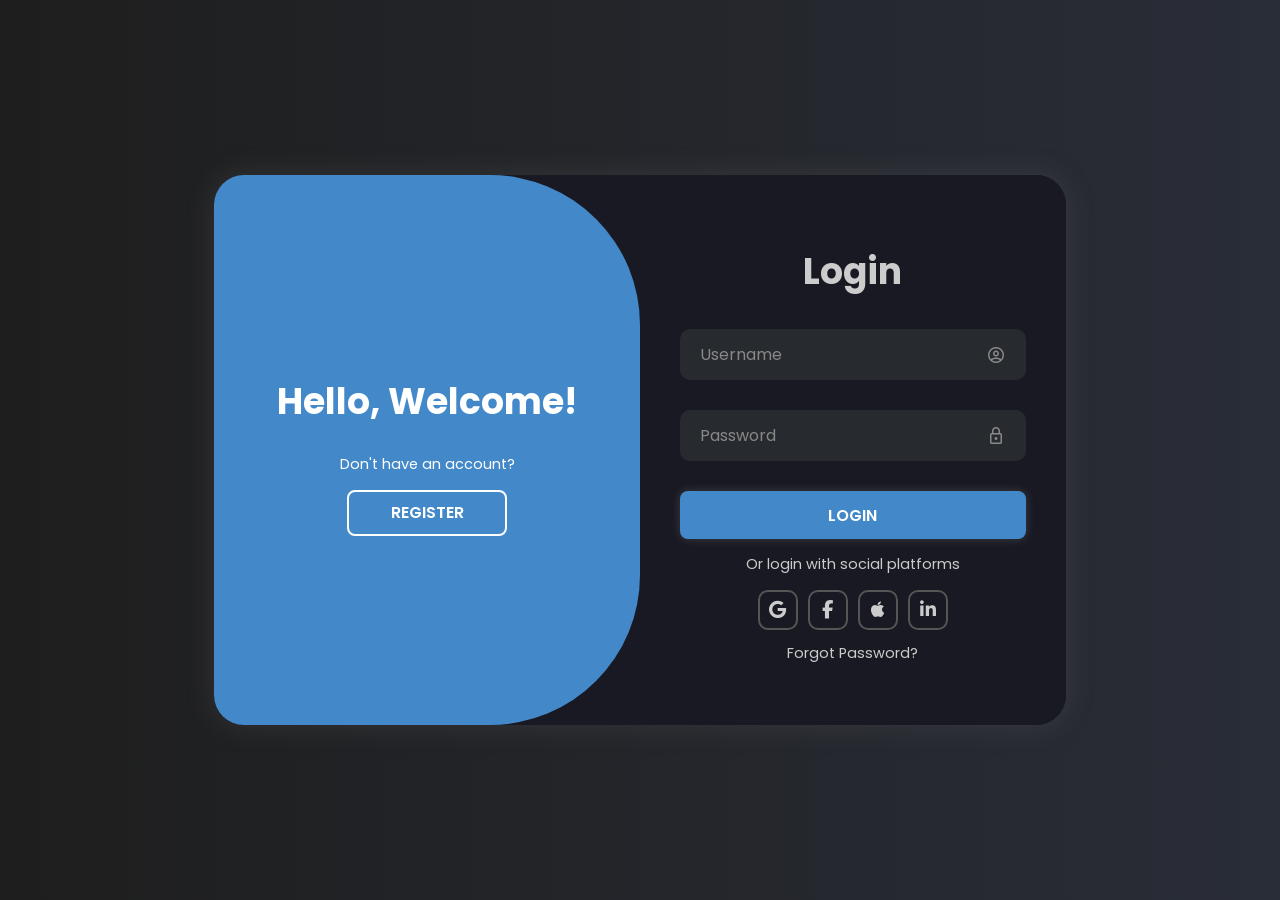
<file: index.html>
<!DOCTYPE html>
<html lang="en">
<head>
    <meta charset="UTF-8">
    <meta name="viewport" content="width=device-width, initial-scale=1.0">

    <!-- || Link toFavicon -->
    <link rel="icon" href="./images/favicon.jpg">

    <!-- ||Link to Stylesheet -->
    <link rel="stylesheet" href="style.css">

    <!-- Link to JS Script -->
    <script defer src="main.js"></script>

    <!-- Google icons links -->
    <link rel="stylesheet" href="https://fonts.googleapis.com/css2?family=Material+Symbols+Rounded" />

    <!-- Font Awesome icon links -->
    <link rel="stylesheet" href="https://cdnjs.cloudflare.com/ajax/libs/font-awesome/6.5.2/css/all.min.css">

    <title>Login & Sign Up Page</title>
</head>
<body>

    <div class="prompt">
        <div class="prompt-content">

        </div>

        <div class="prompt-footer">
            <button class="prompt-btn">Continue</button>
        </div>

    </div>
    <div class="overlay"></div>
    
    <div class="container">
        <div class="form-box login">
            <form action="./Dashboard/dashboard.html" class="login-form">
                <a href="./Dashboard/dashboard.html" class="dashboard-link"></a>
                <h1>Login</h1>

                <div class="input-box">
                    <input type="text" placeholder="Username" class="login-username">
                    <span class="material-symbols-rounded icon">account_circle</span>
                    <div class="error">Please Enter your username</div>
                </div>

                <div class="input-box">
                    <input type="password" placeholder="Password" class="login-password">
                    <span class="material-symbols-rounded icon">lock</span>
                    <div class="error"></div>
                </div>
                
                <button type="submit" class="btn login-submit-btn">Login</button>

                <p>Or login with social platforms</p>

                <div class="social-icon">
                    <a href="#" aria-label="Google">
                        <i class="fab fa-google icon"></i>
                    </a>
                    <a href="#" aria-label="Facebook">
                        <i class="fab fa-facebook-f icon"></i>
                    </a>
                    <a href="#" aria-label="Apple">
                        <i class="fa-brands fa-apple icon"></i>
                    </a>
                    <a href="#" aria-label="LinkedIn">
                        <i class="fab fa-linkedin-in icon"></i>
                    </a>
                </div>
                
                <div class="forget-link">
                    <a href="./Forgot-Password/forgot-password.html">
                        Forgot Password?
                    </a>
                </div>
            </form>
        </div>

        <div class="form-box register">
            <form action="./dashboard.html" class="register-form">
                <h1>Register</h1>

                <div class="input-box">
                    <input type="text" placeholder="Username" class="register-username">
                    <span class="material-symbols-rounded icon">account_circle</span>
                    <div class="error"></div>
                </div>

                <div class="input-box">
                    <input type="text" placeholder="email@example.com" class="register-email">
                    <span class="material-symbols-rounded icon">email</span>
                    <div class="error"></div>
                </div>

                <div class="input-box">
                    <input type="password" placeholder="Password" class="register-password">
                    <span class="material-symbols-rounded icon">lock</span>
                    <div class="error"></div>
                </div>
                
                <button type="submit" class="btn register-submit-btn">Register</button>

                <p>Or register with social platforms</p>

                <div class="social-icon">
                    <a href="#" aria-label="Google">
                        <i class="fab fa-google icon"></i>
                    </a>
                    <a href="#" aria-label="Facebook">
                        <i class="fab fa-facebook-f icon"></i>
                    </a>
                    <a href="#" aria-label="Apple">
                        <i class="fa-brands fa-apple icon"></i>
                    </a>
                    <a href="#" aria-label="LinkedIn">
                        <i class="fab fa-linkedin-in icon"></i>
                    </a>
                </div>
            </form>
        </div>

        <div class="toggle-box">
            <div class="toggle-panel toggle-left">
                <h1>Hello, Welcome!</h1>
                <p>Don't have an account?</p>
                <button class="btn register-btn">
                    Register
                </button>
            </div>

            <div class="toggle-panel toggle-right">
                <h1>Welcome Back!</h1>
                <p>Already have an account?</p>
                <button class="btn login-btn">
                    Login
                </button>
            </div>
        </div>
        
    </div>

</body>
</html>
</file>
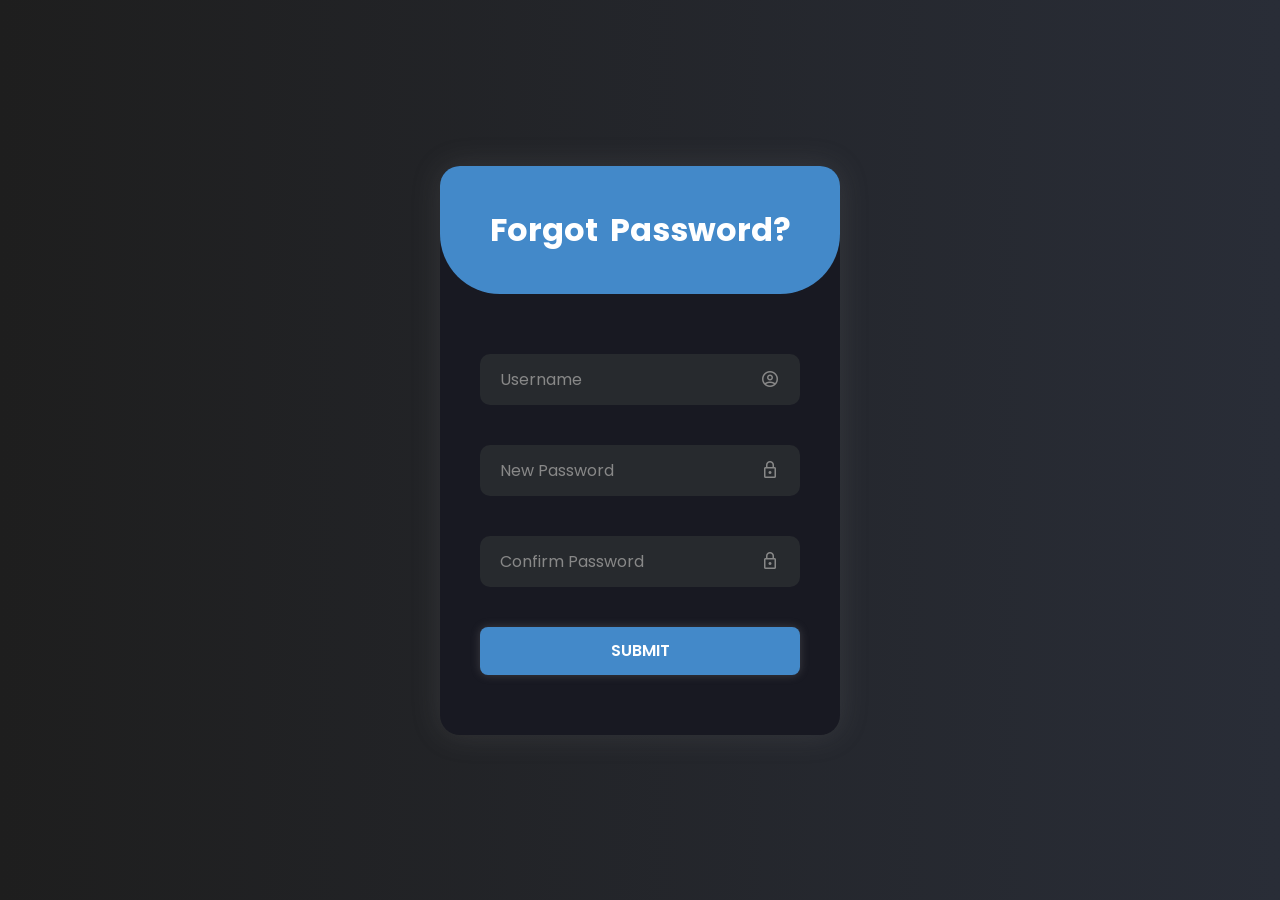
<file: Forgot-Password/forgot-password.html>
<!DOCTYPE html>
<html lang="en">
<head>
    <meta charset="UTF-8">
    <meta name="viewport" content="width=device-width, initial-scale=1.0">

    <!-- || Link toFavicon -->
    <link rel="icon" href="/images/favicon.jpg">

    <!-- ||Link to Stylesheet -->
    <link rel="stylesheet" href="./forgot-password.css">

    <!-- Link to JS Script -->
    <script defer src="./forgot-password.js"></script>

    <!-- Google icons links -->
    <link rel="stylesheet" href="https://fonts.googleapis.com/css2?family=Material+Symbols+Rounded" />

    <title>Forgot Password</title>
</head>
<body>
    <div class="container">
        <div class="top">
            <h1>Forgot Password?</h1>
        </div>

        <form action="" class="form">
            <a href="./index.html" class="login-link"></a>
            <div class="input-box">
                <input type="text" placeholder="Username" class="usename">
                <span class="material-symbols-rounded icon">account_circle</span>
                <div class="error">Please Enter your username</div>
            </div>

            <div class="input-box">
                <input type="password" placeholder="New Password" class="new-password">
                <span class="material-symbols-rounded icon">lock</span>
                <div class="error"></div>
            </div>

            <div class="input-box">
                <input type="password" placeholder="Confirm Password" class="confirm-password">
                <span class="material-symbols-rounded icon">lock</span>
                <div class="error"></div>
            </div>

            <button type="submit" class="btn">Submit</button>
        </form>
    </div>
</body>
</html>
</file>
<file: style.css>
/* *************** || FONT *************** */
@import url('https://fonts.googleapis.com/css2?family=Poppins:ital,wght@0,100;0,200;0,300;0,400;0,500;0,600;0,700;0,800;0,900;1,100;1,200;1,300;1,400;1,500;1,600;1,700;1,800;1,900&display=swap');

/* *************** || CSS RESET *************** */
* {
    margin: 0;
    padding: 0;
    box-sizing: border-box;
    border: none;
    outline: none;
    appearance: none;;
    text-decoration: none;
    font-family: 'Poppins', 'Segoe UI', Tahoma, Geneva, Verdana, sans-serif;
}

/* *************** || VARIABLES *************** */
:root {
    --COLOR-PRIMARY: #1e1e1e;
    --COLOR-SECONDARY: #292d37;
    --COLOR-BLACK: #181922;
    --COLOR-WHITE: #fff;
    --COLOR-INPUT-BG: #272a2e;
    --COLOR-PRIMARY-BG: #4389c9;
    --COLOR-ICON-BORDER: #555;
    --COLOR-ERROR: #c31717;
    --COLOR-BOX-SHADOW-1: rgba(130, 130, 130, 0.2);
    --COLOR-BOX-SHADOW-2: rgba(148, 147, 147, 0.3);
    --COLOR-BOX-SHADOW-3: rgba(186, 186, 186, 0.3);
    --COLOR-TXT: #CCC;
    --BOX-SHADOW-1: 0 0 30px var(--COLOR-BOX-SHADOW-1);
    --BOX-SHADOW-2: 0 0 10px var(--COLOR-BOX-SHADOW-2);
    --BOX-SHADOW-3: 0 0 5px var(--COLOR-BOX-SHADOW-3);

} 

/* *************** || GENERAL STYLES *************** */
body {
    display: flex;
    justify-content: center;
    align-items: center;
    min-height: 100svh;
    background: linear-gradient(90deg, var(--COLOR-PRIMARY), var(--COLOR-SECONDARY));
}

.container {
    position: relative;
    width: 53.2rem;
    height: 34.4rem;
    background: var(--COLOR-BLACK);
    border-radius: 30px;
    box-shadow: var(--BOX-SHADOW-1);
    margin: 20px;
    overflow:hidden;
}

.form-box {
    background: var(--COLOR-BLACK);
    position: absolute;
    right: 0;
    width: 50%;
    height: 100%;
    display: flex;
    align-items: center;
    text-align: center;
    color: var(--COLOR-TXT);
    padding: 40px;
    z-index: 1;
    transition: .6s ease-in-out 1.2s, visibility 0s 1s;
}

.container.active .form-box {
    right: 50%;
}

.form-box.register {
    visibility: hidden;
}

.container.active .form-box.register {
    visibility: visible;
}

form {
    width: 100%;
}

.dashboard-link {
    display: block;
}

.container h1 {
    font-size: 36px;
    margin: 10px 0;
}

.input-box {
    position: relative;
    margin: 30px 0;
}

.input-box input {
    width: 100%;
    padding: 13px 50px 13px 20px;
    background: var(--COLOR-INPUT-BG);
    border-radius: 10px;
    font-size: 1rem;
    color: var(--COLOR-TXT);
    font-weight: 500;
    transition: .3s ease;
}

.input-box input:hover,
.input-box input:focus {
    box-shadow: var(--BOX-SHADOW-3);
    cursor: pointer;
}

.input-box input::placeholder {
    color: #888;
    font-weight: 400;
}

.input-box .icon {
    position: absolute;
    right: 20px;
    top: 50%;
    transform: translateY(-50%);
    font-size: 20px;
    color: #888;
}

.input-box .error {
    position: absolute;
    left: 20px;
    bottom: -19px;
    color: var(--COLOR-ERROR);
    font-size: 12px;
    font-weight: 500; 
    display: none;
}

.input-box.fail .error {
    display: block;
}

.forget-link a {
    font-size: 14.5px;
    color: var(--COLOR-TXT);
    cursor: pointer;
    transition: .3s ease;
}

.forget-link a:hover,
.forget-link a:focus {
    color: var(--COLOR-WHITE);
    border-bottom: 2px solid var(--COLOR-WHITE);
    border-radius: 5px;
}

.btn {
    width: 100%;
    height: 48px;
    background: var(--COLOR-PRIMARY-BG);
    box-shadow: var(--BOX-SHADOW-2);
    cursor: pointer;
    font-size: 1rem;
    border-radius: 8px;
    color: var(--COLOR-WHITE);
    font-weight: 600;
    text-transform: uppercase;
    transition: .3s ease;
}

.btn:hover,
.btn:focus {
    filter: brightness(1.3);
    transform: scale(1.1);
}

.container p {
    font-size: 14.5px;
    margin: 15px 0;
}

.social-icon {
    display: inline-flex;
    flex-wrap: wrap;
    justify-content: center;
    align-items: center;
    width: 100%;
}

.social-icon a{
    display: flex;
    justify-content: center;
    align-items: center;
    width: 40px;
    height: 40px;
    border: 2px solid var(--COLOR-ICON-BORDER);
    border-radius: 10px;
    font-size: 18px;
    color: var(--COLOR-TXT);
    margin: 0 5px 10px;
    transition: .3s ease;
}

.social-icon a:hover,
.social-icon a:focus {
    transform: scale(1.1);
}

/* ********** || END OF FORM-BOX ********** */

.toggle-box {
    position: absolute;
    width: 100%;
    height: 100%;
}

.toggle-box::before {
    content: '';
    position: absolute;
    left: -250%;
    border-radius: 150px;
    width: 300%;
    height: 100%;
    background: var(--COLOR-PRIMARY-BG);
    z-index: 2;
    transition: 1.8s ease-in-out;
}

.container.active .toggle-box::before {
    left: 50%;
}

.toggle-panel {
    position: absolute;
    width: 50%;
    height: 100%;
    color: var(--COLOR-WHITE);
    padding: 10px;
    display: flex;
    flex-direction: column;
    justify-content: center;
    align-items: center;
    z-index: 3;
    text-align: center;
    transition: .6s ease-in-out;
}

.toggle-panel.toggle-left {
    left: 0;
    transition-delay: 1.2s;
}

.container.active .toggle-panel.toggle-left {
    left: -50%;
    visibility: hidden;
    transition-delay: .6s;
}

.toggle-panel.toggle-right {
    right: -50%;
    visibility: hidden;
}

.container.active .toggle-panel.toggle-right {
    right: 0;
    visibility: visible;
    transition-delay: 1.2s;
}

.toggle-panel .btn {
    width: 160px;
    height: 46px;
    background: transparent;
    border: 2px solid #fff;
    box-shadow: none;
}

.prompt {
    position: absolute;
    top: -100%;
    background: var(--COLOR-PRIMARY);
    padding: 2rem 3rem;
    border-radius: 10px;
    box-shadow: var(--BOX-SHADOW-2);
    color: var(--COLOR-TXT);
    z-index:6;
    border-top: 8px solid var(--COLOR-PRIMARY-BG);
    overflow: hidden;
    visibility: hidden;
    transition: .6s ease-in-out;

}

.overlay {
    position: fixed;
    top: 0;
    left: 0;
    width: 100%;
    height: 100%;
    background: rgba(0, 0, 0, 0.5);
    opacity: 0;
    z-index: 5;
    pointer-events: none;
    transition: opacity .3s ease, visibility .3s ease;
}

.prompt.show {
    top: 1rem;
    visibility: visible;
}

.prompt.show ~ .overlay {
    opacity: 1;
    pointer-events: auto;
}

.prompt-content h1 {
    font-size: 1.7rem;
    letter-spacing: 1px;
    margin-bottom: 1rem;
    font-weight: 700;
}

.prompt-content h1 span {
    color: var(--COLOR-PRIMARY-BG);
}

.prompt-content p {
    font-size: 1rem;
    line-height: 1.5rem;
    margin-bottom: .5rem;
}

.prompt-footer {
    display: flex;
    align-items:center;
    justify-content: flex-end;
    border-radius: 5px;
    padding: .75rem .5rem;
}

.prompt-footer .prompt-btn {
    display: flex;
    align-items:center;
    justify-content: center;
    border-radius: 5px;
    padding: .5rem 1rem;
    background: var(--COLOR-PRIMARY-BG);
    color: var(--COLOR-WHITE);
    font-size: .85rem;
    font-weight: 500;
    transition: .3s ease;
}

.prompt-footer .prompt-btn:hover,
.prompt-footer .prompt-btn:focus {
    transform: translate(3px, 6px);
}

/* *************** || MEDIA QUERIES *************** */

@media screen and (max-width: 650px) {
    .container {
        height: calc(100svh - 40px);
    }

    .form-box {
        bottom: 0;
        height: 70%;
        width: 100%;
    }

    .container.active .form-box {
        right: 0;
        bottom: 30%;
    }

    .toggle-box::before {
        width: 100%;
        height: 300%;
        left: 0;
        top: -270%;
        border-radius: 20vw;
    }

    .container.active .toggle-box::before {
        left: 0;
        top: 70%;
    }

    .toggle-panel {
        width: 100%;
        height: 30%;
    }

    .toggle-panel.toggle-left {
        top: 0;
    }

    .container.active .toggle-panel.toggle-left {
        left: 0;
        top: -30%;
    }

    .toggle-panel.toggle-right {
        right: 0;
        bottom: -30%;
    }

    .container.active .toggle-panel.toggle-right {
        bottom: 0;
    }
}
</file>
<file: Forgot-Password/forgot-password.css>
/* *************** || FONT *************** */
@import url('https://fonts.googleapis.com/css2?family=Poppins:ital,wght@0,100;0,200;0,300;0,400;0,500;0,600;0,700;0,800;0,900;1,100;1,200;1,300;1,400;1,500;1,600;1,700;1,800;1,900&display=swap');

/* *************** || CSS RESET *************** */
* {
    margin: 0;
    padding: 0;
    box-sizing: border-box;
    border: none;
    outline: none;
    appearance: none;;
    text-decoration: none;
    font-family: 'Poppins', 'Segoe UI', Tahoma, Geneva, Verdana, sans-serif;
}

/* *************** || VARIABLES *************** */
:root {
    --COLOR-PRIMARY: #1e1e1e;
    --COLOR-SECONDARY: #292d37;
    --COLOR-BLACK: #181922;
    --COLOR-WHITE: #fff;
    --COLOR-INPUT-BG: #272a2e;
    --COLOR-PRIMARY-BG: #4389c9;
    --COLOR-ICON-BORDER: #555;
    --COLOR-ERROR: #c31717;
    --COLOR-BOX-SHADOW-1: rgba(130, 130, 130, 0.2);
    --COLOR-BOX-SHADOW-2: rgba(148, 147, 147, 0.3);
    --COLOR-BOX-SHADOW-3: rgba(186, 186, 186, 0.3);
    --COLOR-TXT: #CCC;
    --BOX-SHADOW-1: 0 0 30px var(--COLOR-BOX-SHADOW-1);
    --BOX-SHADOW-2: 0 0 10px var(--COLOR-BOX-SHADOW-2);
    --BOX-SHADOW-3: 0 0 5px var(--COLOR-BOX-SHADOW-3);

} 

/* *************** || GENERAL STYLES *************** */
body {
    display: flex;
    justify-content: center;
    align-items: center;
    min-height: 100svh;
    background: linear-gradient(90deg, var(--COLOR-PRIMARY), var(--COLOR-SECONDARY));
}

.container {
    position: relative;
    width: 25rem;
    background: var(--COLOR-BLACK);
    border-radius: 20px;
    box-shadow: var(--BOX-SHADOW-1);
    margin: 20px;
    text-align: center;
    overflow: hidden;
}

.top {
    width: 100%;
    background: var(--COLOR-PRIMARY-BG);
    height: 8rem;
    border-radius: 0 0 60px 60px;
    display: flex;
    justify-content: center;
    align-items: center;
    color: var(--COLOR-WHITE);
    font-size: clamp(1rem 6vw 1.5rem);
    padding: 1rem;
}

form {
    display: flex;
    align-items: center;
    text-align: center;
    flex-direction: column;
    width: 100%;
    color: var(--COLOR-TXT);
    padding: 40px;
}

.top h1 {
    white-space: nowrap;
    word-spacing: 5px;
}


.input-box {
    position: relative;
    margin: 20px 0;
    width: 100%
}

.input-box input {
    width: 100%;
    padding: 13px 50px 13px 20px;
    background: var(--COLOR-INPUT-BG);
    border-radius: 10px;
    font-size: 1rem;
    color: var(--COLOR-TXT);
    font-weight: 500;
    transition: .3s ease;
}


.input-box input:hover,
.input-box input:focus {
    box-shadow: var(--BOX-SHADOW-3);
    cursor: pointer;
}

.input-box input::placeholder {
    color: #888;
    font-weight: 400;
}

.input-box .icon {
    position: absolute;
    right: 20px;
    top: 50%;
    transform: translateY(-50%);
    font-size: 20px;
    color: #888;
}

.input-box .error {
    position: absolute;
    left: 20px;
    bottom: -19px;
    color: var(--COLOR-ERROR);
    font-size: 12px;
    font-weight: 500; 
    display: none;
}

.input-box.fail .error {
    display: block;
}  


.btn {
    width: 100%;
    height: 48px;
    background: var(--COLOR-PRIMARY-BG);
    box-shadow: var(--BOX-SHADOW-2);
    cursor: pointer;
    font-size: 1rem;
    border-radius: 8px;
    color: var(--COLOR-WHITE);
    font-weight: 600;
    transition: .3s ease;
    margin-block: 20px;
    text-transform: uppercase;
}

.btn:hover,
.btn:focus {
    filter: brightness(1.3);
    transform: scale(1.1);
}

.login-link {
    display: none;
}
</file>
